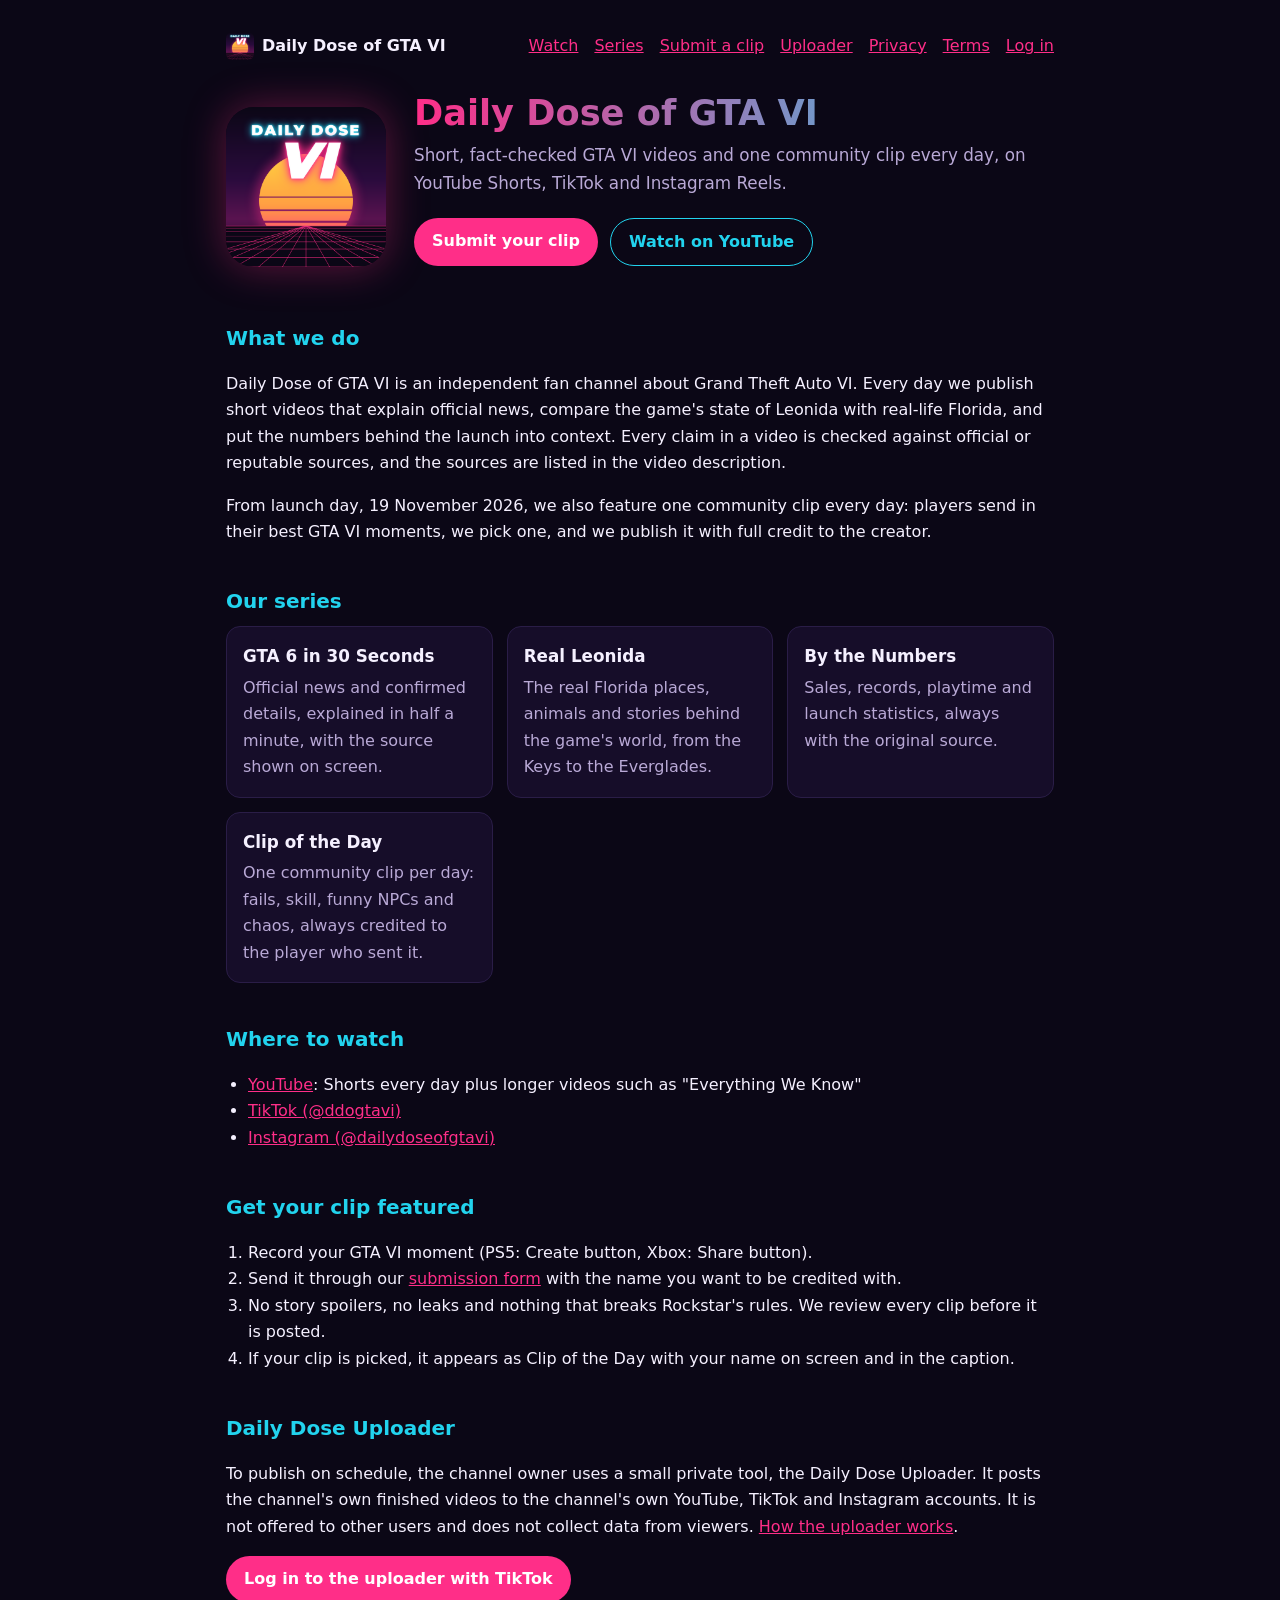
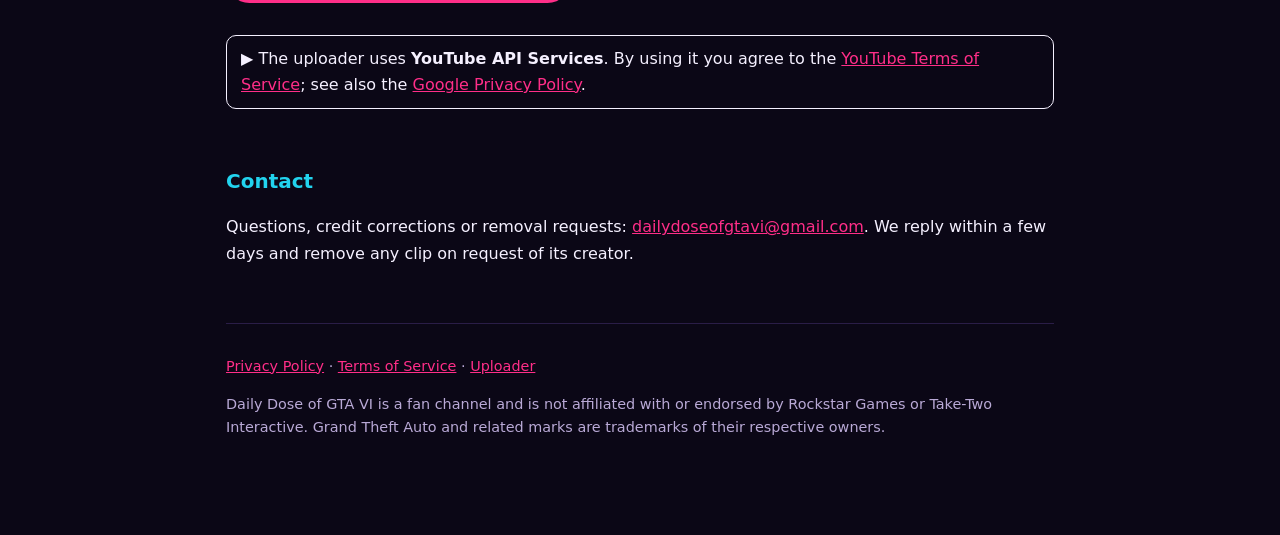
<file: index.html>
<!doctype html>
<html lang="en">
<head>
<meta charset="utf-8">
<meta name="viewport" content="width=device-width,initial-scale=1">
<title>Daily Dose of GTA VI</title>
<meta name="description" content="Daily Dose of GTA VI: short, fact-checked GTA VI videos and one community clip every day on YouTube Shorts, TikTok and Instagram Reels.">
<link rel="icon" href="favicon.ico" sizes="48x48">
<link rel="icon" type="image/png" sizes="32x32" href="img/icon-32.png">
<link rel="icon" type="image/png" sizes="192x192" href="img/icon-192.png">
<link rel="apple-touch-icon" href="img/icon-180.png">
<meta property="og:image" content="https://gabriel-ags.github.io/ddogtavi/img/icon-512.png">
<link rel="stylesheet" href="style.css?v=2">
</head>
<body>
<main>
<nav><a href="./" class="brand"><img src="img/icon-192.png" alt="" width="28" height="28">Daily Dose of GTA VI</a><a href="#watch">Watch</a><a href="#series">Series</a><a href="#submit">Submit a clip</a><a href="uploader.html">Uploader</a><a href="privacy.html">Privacy</a><a href="terms.html">Terms</a><a href="tiktok/">Log in</a></nav>

<header class="hero">
<img src="img/icon-512.png" alt="Daily Dose of GTA VI logo" width="160" height="160">
<div>
<h1>Daily Dose of GTA VI</h1>
<p class="meta">Short, fact-checked GTA VI videos and one community clip every day, on YouTube Shorts, TikTok and Instagram Reels.</p>
<p class="cta"><a class="btn" href="https://tally.so/r/RG7JVQ">Submit your clip</a><a class="btn ghost" href="https://www.youtube.com/channel/UCpqK5AfhZO176LmRldp3daw">Watch on YouTube</a></p>
</div>
</header>

<section id="about">
<h2>What we do</h2>
<p>Daily Dose of GTA VI is an independent fan channel about Grand Theft Auto VI. Every day we publish short videos that explain official news, compare the game's state of Leonida with real-life Florida, and put the numbers behind the launch into context. Every claim in a video is checked against official or reputable sources, and the sources are listed in the video description.</p>
<p>From launch day, 19 November 2026, we also feature one community clip every day: players send in their best GTA VI moments, we pick one, and we publish it with full credit to the creator.</p>
</section>

<section id="series">
<h2>Our series</h2>
<div class="grid">
<article><h3>GTA 6 in 30 Seconds</h3><p>Official news and confirmed details, explained in half a minute, with the source shown on screen.</p></article>
<article><h3>Real Leonida</h3><p>The real Florida places, animals and stories behind the game's world, from the Keys to the Everglades.</p></article>
<article><h3>By the Numbers</h3><p>Sales, records, playtime and launch statistics, always with the original source.</p></article>
<article><h3>Clip of the Day</h3><p>One community clip per day: fails, skill, funny NPCs and chaos, always credited to the player who sent it.</p></article>
</div>
</section>

<section id="watch">
<h2>Where to watch</h2>
<ul class="links">
<li><a href="https://www.youtube.com/channel/UCpqK5AfhZO176LmRldp3daw">YouTube</a>: Shorts every day plus longer videos such as "Everything We Know"</li>
<li><a href="https://www.tiktok.com/@ddogtavi">TikTok (@ddogtavi)</a></li>
<li><a href="https://www.instagram.com/dailydoseofgtavi/">Instagram (@dailydoseofgtavi)</a></li>
</ul>
</section>

<section id="submit">
<h2>Get your clip featured</h2>
<ol>
<li>Record your GTA VI moment (PS5: Create button, Xbox: Share button).</li>
<li>Send it through our <a href="https://tally.so/r/RG7JVQ">submission form</a> with the name you want to be credited with.</li>
<li>No story spoilers, no leaks and nothing that breaks Rockstar's rules. We review every clip before it is posted.</li>
<li>If your clip is picked, it appears as Clip of the Day with your name on screen and in the caption.</li>
</ol>
</section>

<section id="uploader">
<h2>Daily Dose Uploader</h2>
<p>To publish on schedule, the channel owner uses a small private tool, the Daily Dose Uploader. It posts the channel's own finished videos to the channel's own YouTube, TikTok and Instagram accounts. It is not offered to other users and does not collect data from viewers. <a href="uploader.html">How the uploader works</a>.</p>
<p class="cta"><a class="btn" href="tiktok/">Log in to the uploader with TikTok</a></p>
<p class="badge">▶ The uploader uses <b>YouTube API Services</b>. By using it you agree to the <a href="https://www.youtube.com/t/terms">YouTube Terms of Service</a>; see also the <a href="https://policies.google.com/privacy">Google Privacy Policy</a>.</p>
</section>

<section id="contact">
<h2>Contact</h2>
<p>Questions, credit corrections or removal requests: <a href="mailto:dailydoseofgtavi@gmail.com">dailydoseofgtavi@gmail.com</a>. We reply within a few days and remove any clip on request of its creator.</p>
</section>

<footer>
<p><a href="privacy.html">Privacy Policy</a> · <a href="terms.html">Terms of Service</a> · <a href="uploader.html">Uploader</a></p>
<p>Daily Dose of GTA VI is a fan channel and is not affiliated with or endorsed by Rockstar Games or Take-Two Interactive. Grand Theft Auto and related marks are trademarks of their respective owners.</p>
</footer>
</main>
</body>
</html>
</file>
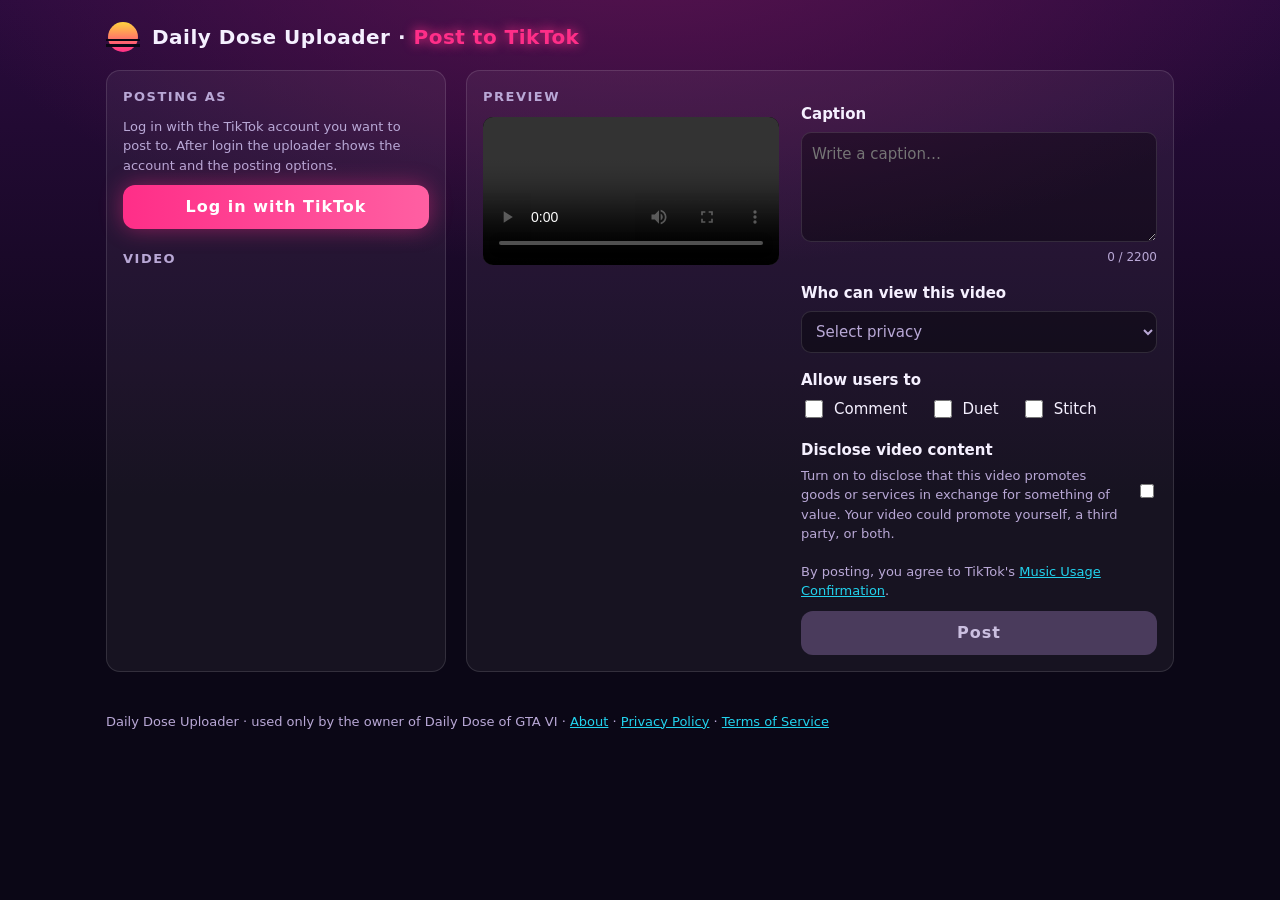
<file: tiktok/index.html>
<!doctype html>
<html lang="en">
<head>
<meta charset="utf-8">
<meta name="viewport" content="width=device-width, initial-scale=1">
<title>Daily Dose Uploader · Post to TikTok</title>
<link rel="icon" href="../favicon.ico" sizes="48x48"><link rel="icon" type="image/png" sizes="32x32" href="../img/icon-32.png"><link rel="apple-touch-icon" href="../img/icon-180.png">
<style>
  :root {
    --night: #0b0716; --purple: #2a0b3d; --dusk: #5a1350; --pink: #ff2e88; --cyan: #22d3ee; --sun: #ffd23f;
    --text: #f5f0ff; --muted: #b9a8d6; --line: rgba(255,255,255,.12); --card: rgba(255,255,255,.05);
  }
  * { box-sizing: border-box; }
  body { margin: 0; min-height: 100vh; color: var(--text); font: 15px/1.5 system-ui, "Segoe UI", Montserrat, sans-serif;
         background: radial-gradient(1200px 600px at 50% -10%, var(--dusk), transparent 60%), linear-gradient(180deg, var(--purple), var(--night) 55%); }
  header { padding: 20px 16px 8px; max-width: 1100px; margin: 0 auto; display: flex; align-items: center; gap: 12px; }
  header h1 { font-size: 20px; margin: 0; letter-spacing: .5px; }
  header h1 b { color: var(--pink); text-shadow: 0 0 12px var(--pink); }
  main { max-width: 1100px; margin: 0 auto; padding: 8px 16px 40px; display: grid; gap: 20px; grid-template-columns: 1fr; }
  @media (min-width: 860px) { main { grid-template-columns: 340px 1fr; } }
  .card { background: var(--card); border: 1px solid var(--line); border-radius: 14px; padding: 16px; }
  h2 { font-size: 13px; text-transform: uppercase; letter-spacing: 1.5px; color: var(--muted); margin: 0 0 10px; }
  .account { display: flex; align-items: center; gap: 12px; }
  .account img { width: 48px; height: 48px; border-radius: 50%; border: 2px solid var(--pink); object-fit: cover; background: var(--night); }
  .account .name { font-weight: 700; } .account .user { color: var(--muted); font-size: 13px; }
  video { width: 100%; max-height: 62vh; border-radius: 10px; background: #000; display: block; }
  .queue { display: grid; gap: 6px; margin-top: 12px; }
  .queue button { text-align: left; background: transparent; color: var(--text); border: 1px solid var(--line); border-radius: 10px; padding: 8px 10px; cursor: pointer; font: inherit; }
  .queue button[aria-pressed="true"] { border-color: var(--cyan); box-shadow: 0 0 0 1px var(--cyan) inset; }
  .queue small { color: var(--muted); display: block; }
  label.field { display: block; font-weight: 600; margin: 16px 0 6px; }
  textarea, select { width: 100%; background: rgba(0,0,0,.35); color: var(--text); border: 1px solid var(--line); border-radius: 10px; padding: 10px; font: inherit; }
  textarea { min-height: 110px; resize: vertical; }
  select:invalid { color: var(--muted); }
  .counter { text-align: right; color: var(--muted); font-size: 12px; }
  .row { display: flex; flex-wrap: wrap; gap: 10px 22px; }
  .check { display: flex; align-items: center; gap: 8px; cursor: pointer; }
  .check input { width: 18px; height: 18px; accent-color: var(--pink); }
  .check.disabled { opacity: .45; cursor: not-allowed; }
  .hint { color: var(--muted); font-size: 13px; margin: 4px 0 0; }
  .switch { display: flex; justify-content: space-between; align-items: center; gap: 12px; margin-top: 18px; }
  .switch input { width: 44px; height: 24px; accent-color: var(--pink); }
  .disclose { margin-top: 10px; padding: 12px; border-radius: 10px; border: 1px dashed var(--line); display: none; }
  .disclose.on { display: block; }
  .notice { margin-top: 10px; padding: 10px 12px; border-radius: 10px; background: rgba(34,211,238,.1); border: 1px solid rgba(34,211,238,.35); font-size: 13px; }
  .warn { background: rgba(255,46,136,.12); border-color: rgba(255,46,136,.45); }
  .declaration { color: var(--muted); font-size: 13px; margin: 18px 0 10px; }
  .declaration a { color: var(--cyan); }
  .post { width: 100%; padding: 14px; border: 0; border-radius: 12px; font-family: inherit; font-size: 16px; font-weight: 800; line-height: 1; letter-spacing: 1px; color: #fff; cursor: pointer;
          background: linear-gradient(90deg, var(--pink), #ff5fa2); box-shadow: 0 0 22px rgba(255,46,136,.45); }
  .post:disabled { background: #4a3b5c; box-shadow: none; cursor: not-allowed; color: #cbbfe0; }
  #status { margin-top: 12px; display: none; }
  #status.show { display: block; }
  .error { color: #ff9cc4; }
</style>
</head>
<body>
<header>
  <svg width="34" height="34" viewBox="0 0 34 34" aria-hidden="true"><defs><linearGradient id="s" x1="0" y1="0" x2="0" y2="1"><stop offset="0" stop-color="#ffd23f"/><stop offset="1" stop-color="#ff2e88"/></linearGradient></defs><circle cx="17" cy="17" r="15" fill="url(#s)"/><rect y="19" width="34" height="2" fill="#0b0716"/><rect y="24" width="34" height="3" fill="#0b0716"/></svg>
  <h1>Daily Dose Uploader · <b>Post to TikTok</b></h1>
</header>

<main>
  <section class="card" aria-labelledby="h-acc">
    <h2 id="h-acc">Posting as</h2>
    <div class="account" id="account"><span class="hint">Loading TikTok account…</span></div>
    <h2 style="margin-top:20px">Video</h2>
    <div class="queue" id="queue"></div>
  </section>

  <section class="card">
    <div class="row" style="align-items:flex-start">
      <div style="flex:1 1 260px; max-width:360px">
        <h2>Preview</h2>
        <video id="preview" controls playsinline preload="metadata"></video>
        <p class="hint" id="meta"></p>
      </div>
      <form id="form" style="flex:1 1 320px" novalidate>
        <label class="field" for="caption">Caption</label>
        <textarea id="caption" maxlength="2200" placeholder="Write a caption…"></textarea>
        <div class="counter"><span id="count">0</span> / 2200</div>

        <label class="field" for="privacy">Who can view this video</label>
        <select id="privacy" required>
          <option value="" disabled selected>Select privacy</option>
        </select>
        <p class="hint" id="privacyHint"></p>

        <label class="field">Allow users to</label>
        <div class="row">
          <label class="check" id="wComment"><input type="checkbox" id="allowComment"> Comment</label>
          <label class="check" id="wDuet"><input type="checkbox" id="allowDuet"> Duet</label>
          <label class="check" id="wStitch"><input type="checkbox" id="allowStitch"> Stitch</label>
        </div>
        <p class="hint" id="interHint"></p>

        <div class="switch">
          <div><b>Disclose video content</b><p class="hint">Turn on to disclose that this video promotes goods or services in exchange for something of value. Your video could promote yourself, a third party, or both.</p></div>
          <input type="checkbox" id="disclose" role="switch" aria-label="Disclose video content">
        </div>
        <div class="disclose" id="discloseBox">
          <label class="check"><input type="checkbox" id="yourBrand"> <span><b>Your brand</b><br><span class="hint">You are promoting yourself or your own business. This video will be classified as Brand Organic.</span></span></label>
          <label class="check" style="margin-top:10px" id="wBranded"><input type="checkbox" id="brandedContent"> <span><b>Branded content</b><br><span class="hint">You are promoting another brand or a third party. This video will be classified as Branded Content.</span></span></label>
          <div class="notice" id="labelNotice">You need to indicate if your content promotes yourself, a third party, or both.</div>
        </div>

        <p class="declaration" id="declaration"></p>
        <button class="post" id="postBtn" type="submit" disabled>Post</button>
        <div class="notice" id="status" role="status" aria-live="polite"></div>
      </form>
    </div>
  </section>
</main>
<footer style="max-width:1100px;margin:0 auto;padding:0 16px 32px;color:#b9a8d6;font-size:13px">Daily Dose Uploader · used only by the owner of Daily Dose of GTA VI · <a style="color:#22d3ee" href="../uploader.html">About</a> · <a style="color:#22d3ee" href="../privacy.html">Privacy Policy</a> · <a style="color:#22d3ee" href="../terms.html">Terms of Service</a></footer>

<script>window.DDOG_LOGIN = () => { const s = [...crypto.getRandomValues(new Uint8Array(16))].map((b) => b.toString(16).padStart(2, '0')).join(''); try { sessionStorage.setItem('ddog_state', s); } catch {} location.href = "https://www.tiktok.com/v2/auth/authorize/?client_key=sbawvpjc3c0dkcxjxp&scope=user.info.basic%2Cvideo.publish%2Cvideo.upload&response_type=code&redirect_uri=https%3A%2F%2Fgabriel-ags.github.io%2Fddogtavi%2Ftiktok%2Fcallback.html&state=__STATE__".replace('__STATE__', s); };</script>
<script>window.DDOG_API = 'http://127.0.0.1:8724';</script>
<script>
// API: '' = lokal (127.0.0.1:8724), auf der Website setzt window.DDOG_API den lokalen Helfer (20.11., TikTok-Prüfung)
const API = window.DDOG_API || '';
let SESSION = '__SESSION__';
const LABELS = {PUBLIC_TO_EVERYONE: 'Everyone', MUTUAL_FOLLOW_FRIENDS: 'Friends', FOLLOWER_OF_CREATOR: 'Followers', SELF_ONLY: 'Only me'};
const MUC = '<a href="https://www.tiktok.com/legal/page/global/music-usage-confirmation/en" target="_blank" rel="noopener">Music Usage Confirmation</a>';
const BCP = '<a href="https://www.tiktok.com/legal/page/global/bc-policy/en" target="_blank" rel="noopener">Branded Content Policy</a>';
const $ = (id) => document.getElementById(id);
let creator = null, queue = [], selected = null, busy = false, done = false;

function fmt(s) { return `${Math.floor(s / 60)}:${String(Math.round(s % 60)).padStart(2, '0')}`; }
function esc(s) { return String(s).replace(/[&<>"']/g, (c) => ({'&':'&amp;','<':'&lt;','>':'&gt;','"':'&quot;',"'":'&#39;'}[c])); }
function showStatus(html, cls = '') { const s = $('status'); s.className = `notice show ${cls}`; s.innerHTML = html; }

async function getJSON(url, opts) {
  const r = await fetch(API + url, opts);
  const body = await r.json().catch(() => ({}));
  if (!r.ok) throw new Error(body.error || `HTTP ${r.status}`);
  return body;
}

function render() {
  const durOk = !selected || !creator || selected.duration <= creator.maxDuration;
  const disclose = $('disclose').checked;
  const branded = disclose && $('brandedContent').checked;
  const yourBrand = disclose && $('yourBrand').checked;

  // Branded content can't be private (TikTok rule) – lock the conflicting choice both ways
  const selfOpt = [...$('privacy').options].find((o) => o.value === 'SELF_ONLY');
  if (selfOpt) {
    selfOpt.disabled = branded;
    selfOpt.title = branded ? 'Branded content visibility cannot be set to private.' : '';
    if (branded && $('privacy').value === 'SELF_ONLY') $('privacy').value = '';
  }
  const selfChosen = $('privacy').value === 'SELF_ONLY';
  $('brandedContent').disabled = selfChosen;
  $('wBranded').classList.toggle('disabled', selfChosen);
  $('wBranded').title = selfChosen ? 'Branded content visibility cannot be set to private.' : '';
  $('privacyHint').textContent = branded ? 'Branded content visibility cannot be set to private ("Only me").' : '';

  $('discloseBox').classList.toggle('on', disclose);
  $('labelNotice').classList.toggle('warn', disclose && !branded && !yourBrand);
  $('labelNotice').textContent = !disclose ? '' : branded ? "Your video will be labeled as 'Paid partnership'."
    : yourBrand ? "Your video will be labeled as 'Promotional content'."
    : 'You need to indicate if your content promotes yourself, a third party, or both.';

  $('declaration').innerHTML = branded ? `By posting, you agree to TikTok's ${BCP} and ${MUC}.` : `By posting, you agree to TikTok's ${MUC}.`;
  $('count').textContent = $('caption').value.length;

  const discloseOk = !disclose || branded || yourBrand;
  const ready = creator && selected && durOk && $('privacy').value && discloseOk && !busy && !done;
  $('postBtn').disabled = !ready;
  $('postBtn').textContent = busy ? 'Uploading…' : done ? 'Posted' : 'Post';
  $('postBtn').title = !selected ? 'Select a video' : !durOk ? 'Video is too long for this account' : !$('privacy').value ? 'Choose who can view this video'
    : !discloseOk ? 'Select "Your brand" and/or "Branded content"' : '';
  if (selected && creator && !durOk) showStatus(`This video is ${fmt(selected.duration)} long – this account can post videos up to ${fmt(creator.maxDuration)}.`, 'warn');
}

function select(item) {
  selected = item; done = false;
  document.querySelectorAll('.queue button').forEach((b) => b.setAttribute('aria-pressed', String(b.dataset.id === item.id)));
  if (API) fetch(`${API}/video/${encodeURIComponent(item.id)}`).then((r) => r.blob()).then((b) => { if (selected === item) $('preview').src = URL.createObjectURL(b); });
  else $('preview').src = `/video/${encodeURIComponent(item.id)}`;
  $('caption').value = item.caption || '';
  $('meta').textContent = `${fmt(item.duration)} · ${item.sizeMB.toFixed(1)} MB`;
  $('status').className = 'notice';
  render();
}

async function connect() {
  try { const r = await getJSON('/api/auth/start'); location.href = r.url; }
  catch (e) { showStatus(esc(e.message), 'warn'); }
}

async function init() {
  if (API) {
    try { SESSION = (await getJSON('/api/session')).session; }
    catch { $('account').innerHTML = "<div><p class=\"hint\" style=\"margin:0 0 10px\">Log in with the TikTok account you want to post to. After login the uploader shows the account and the posting options.</p><button type=\"button\" class=\"post\" onclick=\"DDOG_LOGIN()\">Log in with TikTok</button></div>"; render(); return; }
    if (new URLSearchParams(location.search).get('connected')) showStatus('✅ TikTok account connected.');
  }
  try {
    creator = await getJSON('/api/creator');
    $('account').innerHTML = `${creator.avatar ? `<img src="${esc(creator.avatar)}" alt="">` : ''}<div><div class="name">${esc(creator.nickname)}</div><div class="user">@${esc(creator.username)}</div></div>`;
    for (const v of creator.privacyOptions) $('privacy').insertAdjacentHTML('beforeend', `<option value="${esc(v)}">${esc(LABELS[v] || v)}</option>`);
    const lock = [['allowComment', 'wComment', creator.commentDisabled], ['allowDuet', 'wDuet', creator.duetDisabled], ['allowStitch', 'wStitch', creator.stitchDisabled]];
    const off = [];
    for (const [input, wrap, disabled] of lock) if (disabled) { $(input).disabled = true; $(wrap).classList.add('disabled'); off.push(input.replace('allow', '')); }
    $('interHint').textContent = off.length ? `${off.join(', ')} turned off in your TikTok privacy settings.` : '';
  } catch (e) {
    if (/Not connected/.test(e.message)) {
      $('account').innerHTML = '<div><p class="hint" style="margin:0 0 10px">Connect the TikTok account you want to post to.</p><button type="button" class="post" id="connectBtn">Continue with TikTok</button></div>';
      $('connectBtn').addEventListener('click', connect);
    } else $('account').innerHTML = `<span class="error">${esc(e.message)}</span>`;
  }
  try {
    queue = await getJSON('/api/queue');
    $('queue').innerHTML = queue.length ? queue.map((q) => `<button type="button" data-id="${esc(q.id)}" aria-pressed="false">${esc(q.label)}<small>${fmt(q.duration)} · ${q.sizeMB.toFixed(1)} MB</small></button>`).join('')
      : '<p class="hint">No videos ready. Green Clip-of-the-Day folders appear here automatically.</p>';
    document.querySelectorAll('.queue button').forEach((b) => b.addEventListener('click', () => !busy && select(queue.find((q) => q.id === b.dataset.id))));
    if (queue.length) select(queue[0]);
  } catch (e) {
    $('queue').innerHTML = `<p class="error">${esc(e.message)}</p>`;
  }
  render();
}

async function poll(publishId) {
  for (let i = 0; i < 60; i++) {
    await new Promise((r) => setTimeout(r, 3000));
    try {
      const s = await getJSON(`/api/status?publish_id=${encodeURIComponent(publishId)}`);
      if (s.status === 'PUBLISH_COMPLETE') return showStatus('✅ Posted to TikTok. It may take a few minutes for your video to be processed and visible on your profile.');
      if (s.status === 'FAILED') return showStatus(`TikTok could not publish this video: ${esc(s.failReason || 'unknown reason')}`, 'warn');
      showStatus('Your video was uploaded and is being processed by TikTok. This can take a few minutes – you can keep this page open.');
    } catch { /* transient – keep polling */ }
  }
  showStatus('Still processing. Your video will appear on your TikTok profile once TikTok has finished processing it.');
}

$('form').addEventListener('submit', async (ev) => {
  ev.preventDefault();
  if ($('postBtn').disabled) return;
  busy = true; render();
  showStatus('Uploading your video to TikTok…');
  try {
    const r = await getJSON('/api/post', {method: 'POST', headers: {'content-type': 'application/json', 'x-session': SESSION}, body: JSON.stringify({
      id: selected.id, caption: $('caption').value, privacy: $('privacy').value,
      allowComment: $('allowComment').checked, allowDuet: $('allowDuet').checked, allowStitch: $('allowStitch').checked,
      disclose: $('disclose').checked, yourBrand: $('yourBrand').checked, brandedContent: $('brandedContent').checked,
    })});
    busy = false; done = true; render();
    poll(r.publishId);
  } catch (e) {
    busy = false; render();
    showStatus(esc(e.message), 'warn');
  }
});
['caption', 'privacy', 'disclose', 'yourBrand', 'brandedContent'].forEach((id) => $(id).addEventListener(id === 'caption' ? 'input' : 'change', render));
init();
</script>
</body>
</html>
</file>
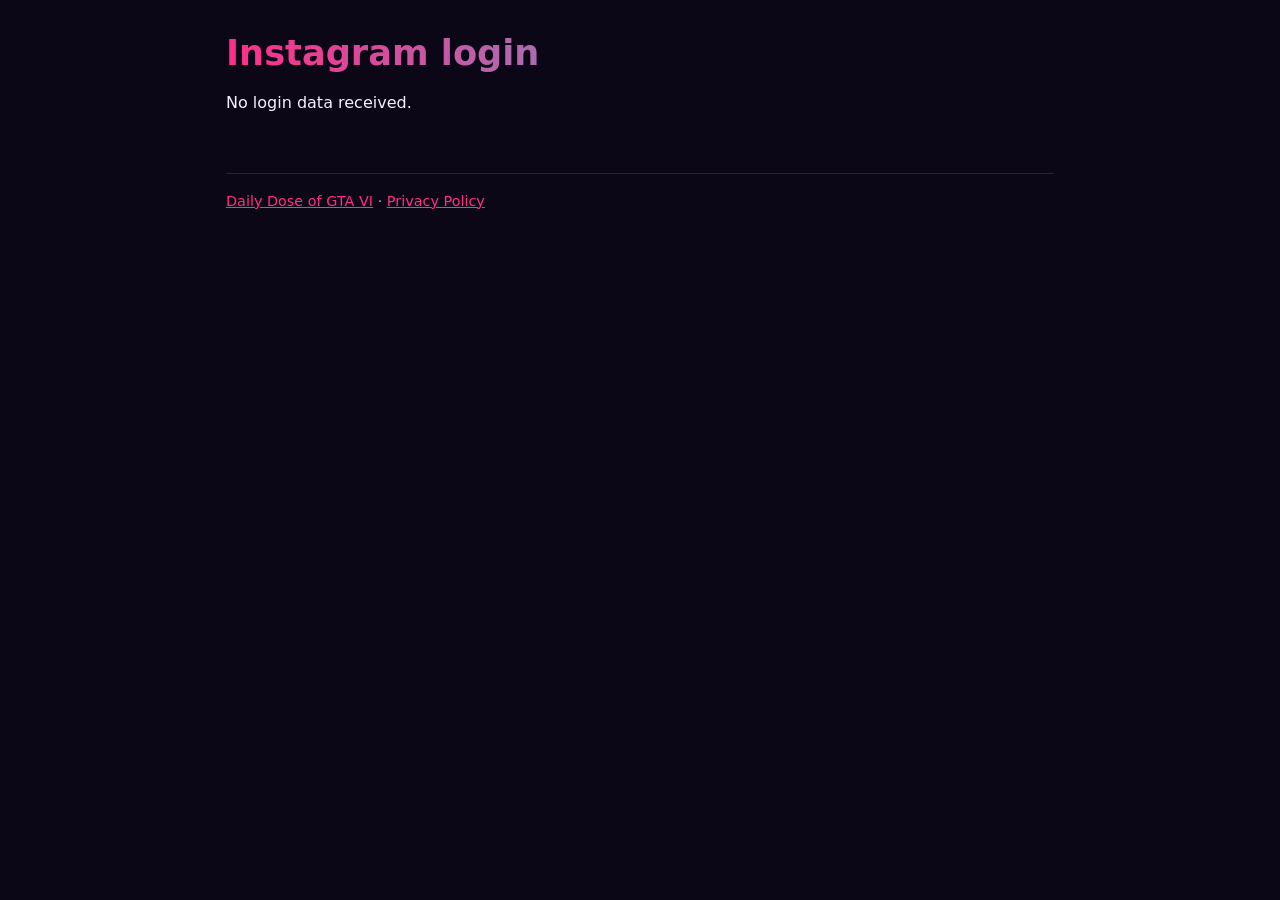
<file: ig-callback.html>
<!doctype html><html lang="en"><head><meta charset="utf-8"><meta name="viewport" content="width=device-width,initial-scale=1"><title>Daily Dose Uploader – Instagram login</title><link rel="icon" href="favicon.ico" sizes="48x48"><link rel="icon" type="image/png" sizes="32x32" href="img/icon-32.png"><link rel="icon" type="image/png" sizes="192x192" href="img/icon-192.png"><link rel="apple-touch-icon" href="img/icon-180.png"><link rel="stylesheet" href="style.css?v=2"></head><body><main>
<h1>Instagram login</h1><p id="m">Returning to the Daily Dose Uploader on this computer…</p>
<script>
// Forwards the OAuth result to the uploader's local listener. The code is useless without the app secret, which never leaves the owner's PC.
var q = location.search;
if (q) { location.replace('http://127.0.0.1:8725/callback' + q); }
else { document.getElementById('m').textContent = 'No login data received.'; }
</script>
<footer><a href="./">Daily Dose of GTA VI</a> · <a href="privacy.html">Privacy Policy</a></footer></main></body></html>
</file>
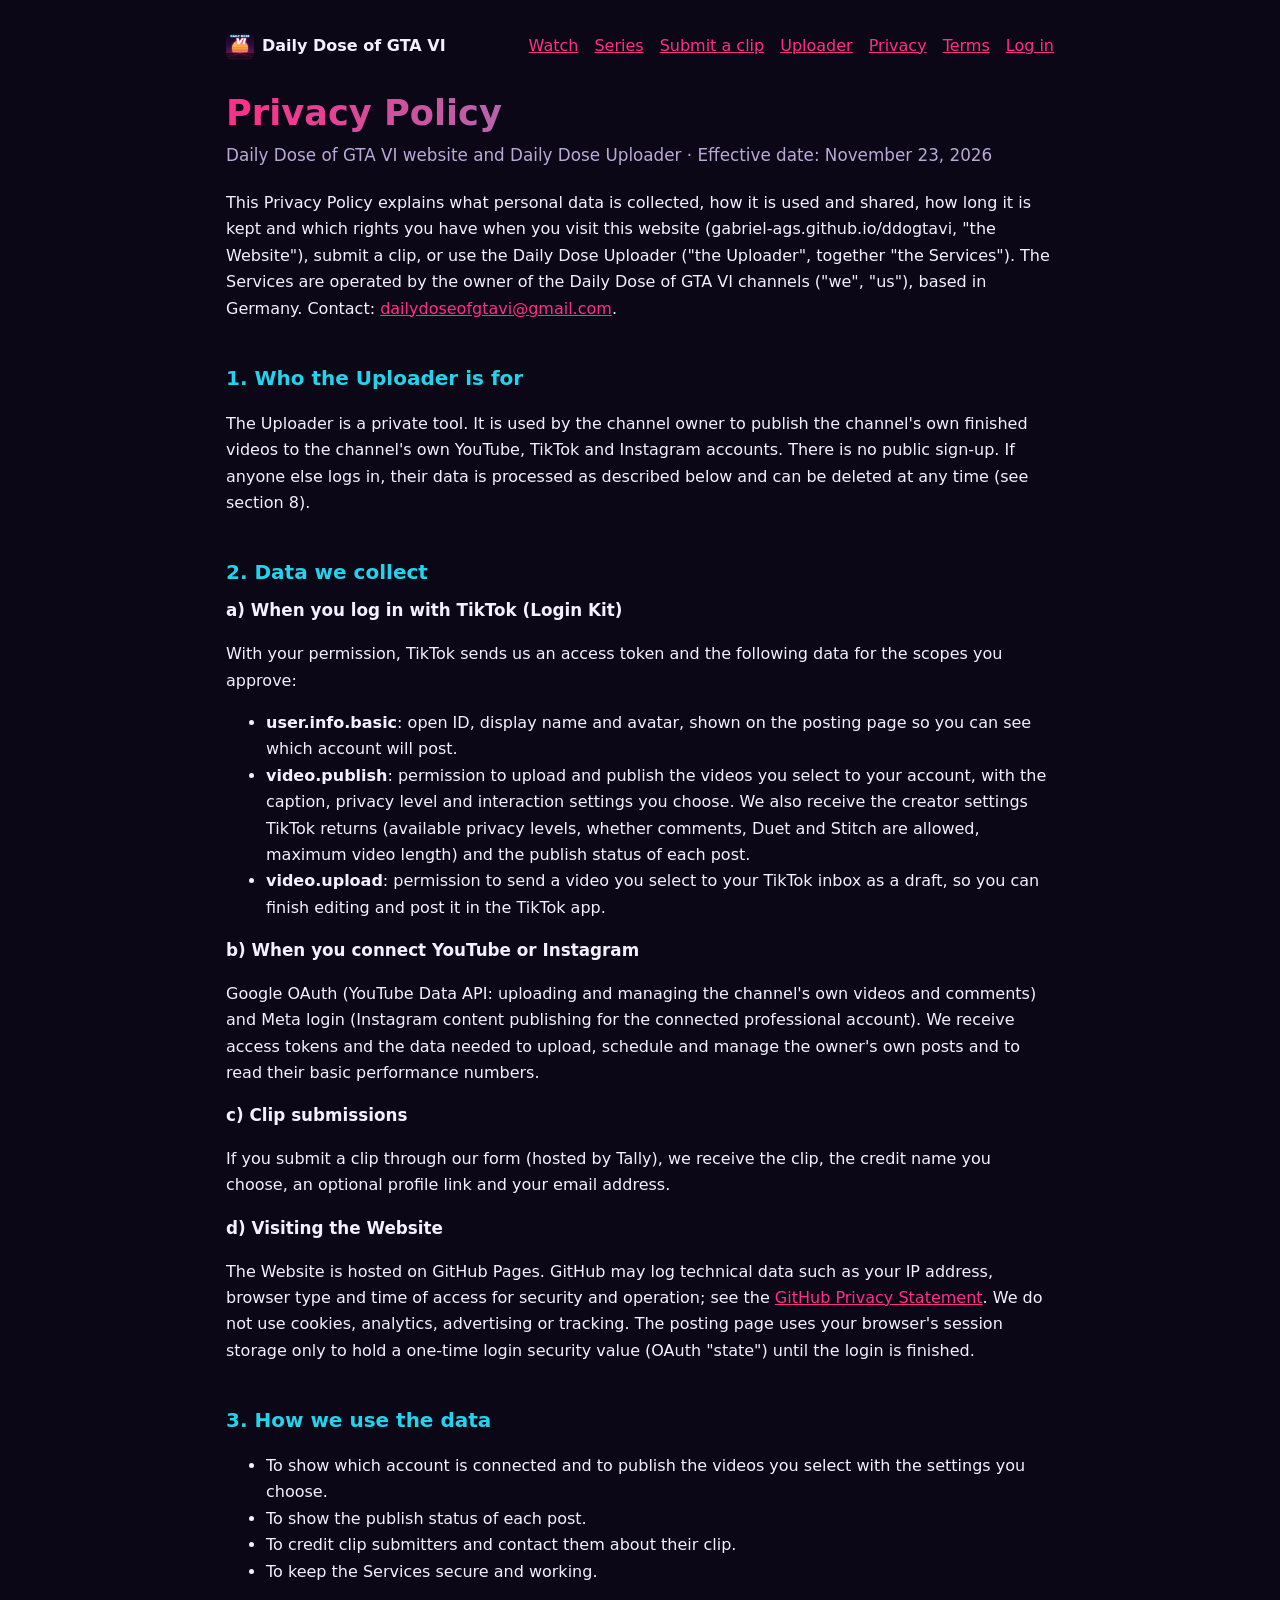
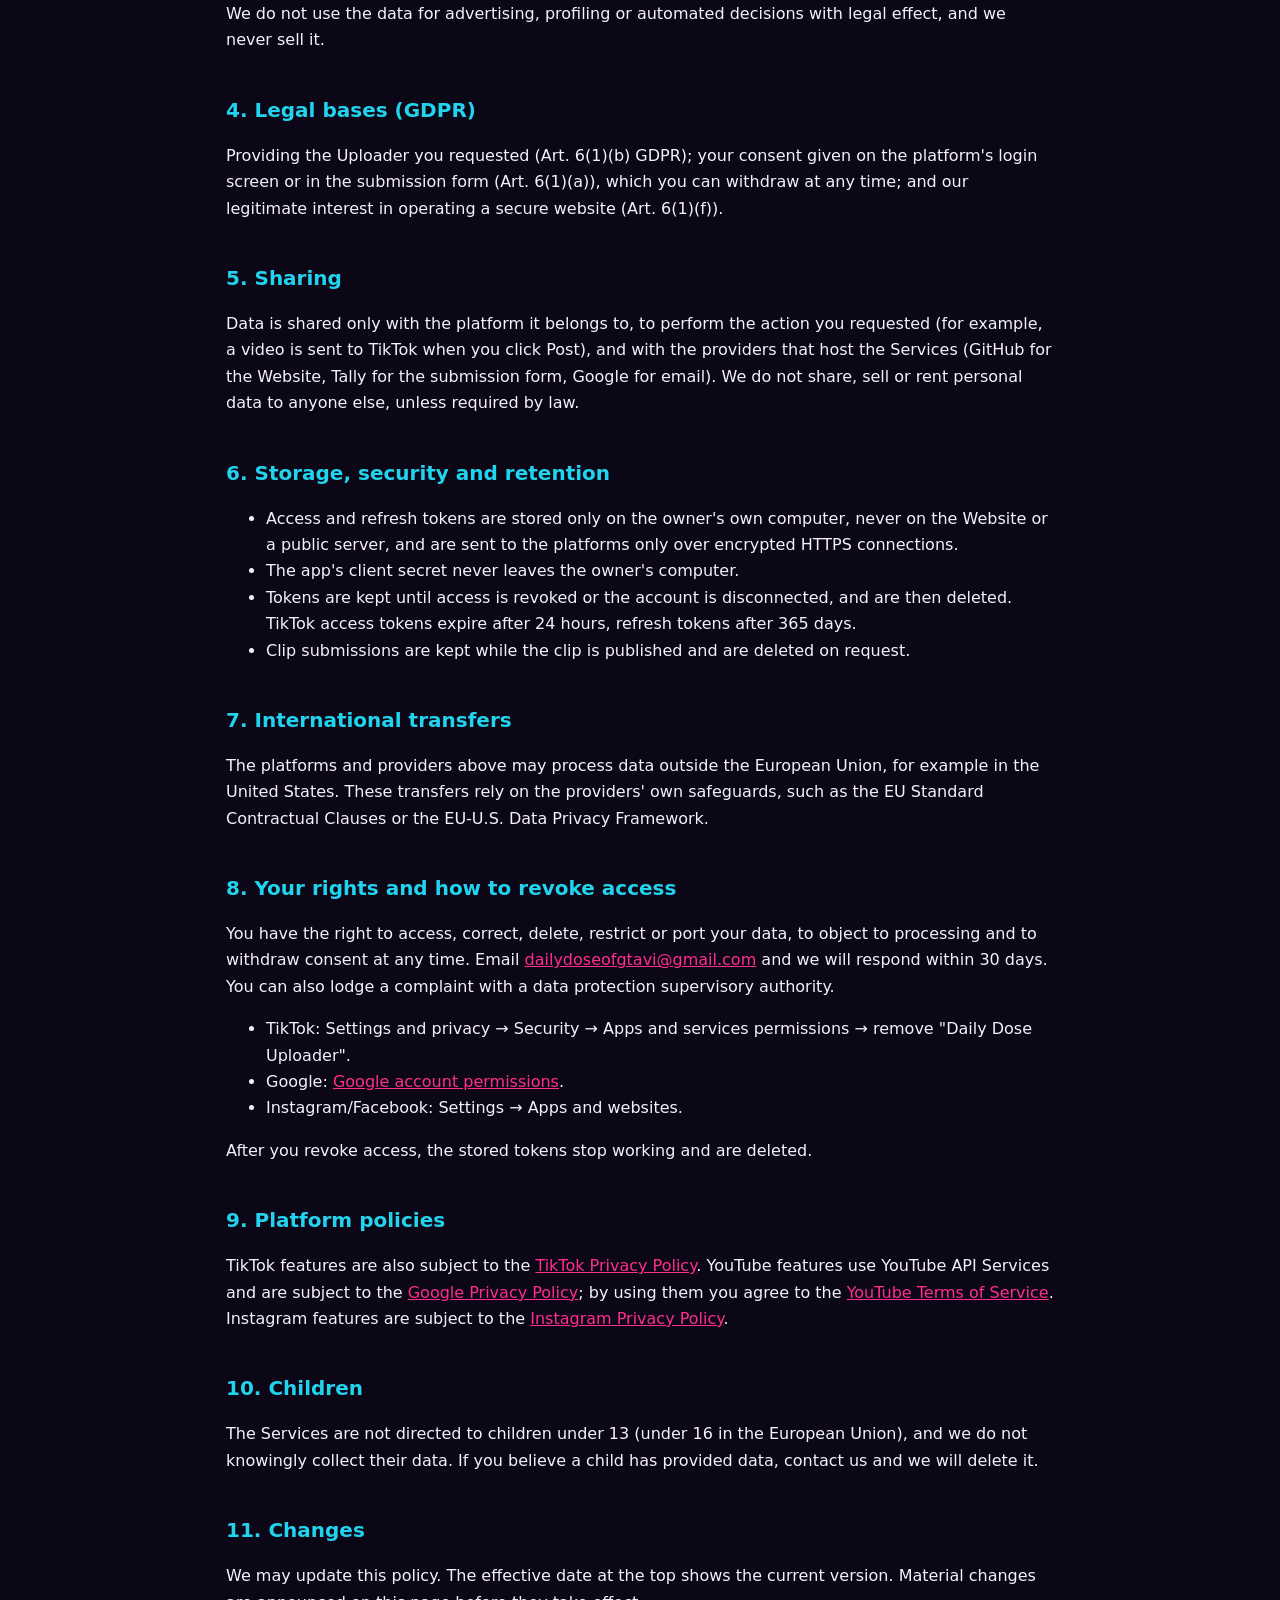
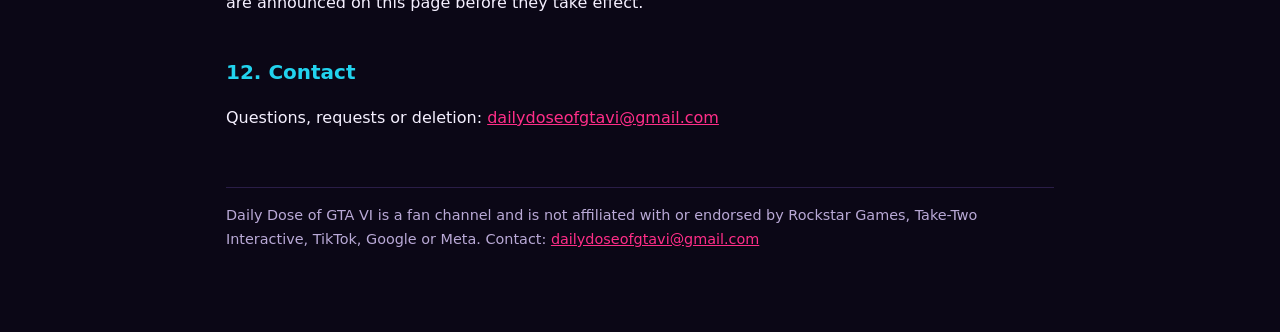
<file: privacy.html>
<!doctype html><html lang="en"><head><meta charset="utf-8"><meta name="viewport" content="width=device-width,initial-scale=1"><title>Privacy Policy – Daily Dose of GTA VI</title><link rel="icon" href="favicon.ico" sizes="48x48"><link rel="icon" type="image/png" sizes="32x32" href="img/icon-32.png"><link rel="icon" type="image/png" sizes="192x192" href="img/icon-192.png"><link rel="apple-touch-icon" href="img/icon-180.png"><link rel="stylesheet" href="style.css?v=2"></head><body><main><nav><a href="./" class="brand"><img src="img/icon-192.png" alt="" width="28" height="28">Daily Dose of GTA VI</a><a href="./#watch">Watch</a><a href="./#series">Series</a><a href="./#submit">Submit a clip</a><a href="uploader.html">Uploader</a><a href="privacy.html">Privacy</a><a href="terms.html">Terms</a><a href="tiktok/">Log in</a></nav>
<h1>Privacy Policy</h1>
<p class="meta">Daily Dose of GTA VI website and Daily Dose Uploader · Effective date: November 23, 2026</p>
<p>This Privacy Policy explains what personal data is collected, how it is used and shared, how long it is kept and which rights you have when you visit this website (gabriel-ags.github.io/ddogtavi, "the Website"), submit a clip, or use the Daily Dose Uploader ("the Uploader", together "the Services"). The Services are operated by the owner of the Daily Dose of GTA VI channels ("we", "us"), based in Germany. Contact: <a href="mailto:dailydoseofgtavi@gmail.com">dailydoseofgtavi@gmail.com</a>.</p>

<h2>1. Who the Uploader is for</h2>
<p>The Uploader is a private tool. It is used by the channel owner to publish the channel's own finished videos to the channel's own YouTube, TikTok and Instagram accounts. There is no public sign-up. If anyone else logs in, their data is processed as described below and can be deleted at any time (see section 8).</p>

<h2>2. Data we collect</h2>
<h3>a) When you log in with TikTok (Login Kit)</h3>
<p>With your permission, TikTok sends us an access token and the following data for the scopes you approve:</p>
<ul>
<li><b>user.info.basic</b>: open ID, display name and avatar, shown on the posting page so you can see which account will post.</li>
<li><b>video.publish</b>: permission to upload and publish the videos you select to your account, with the caption, privacy level and interaction settings you choose. We also receive the creator settings TikTok returns (available privacy levels, whether comments, Duet and Stitch are allowed, maximum video length) and the publish status of each post.</li>
<li><b>video.upload</b>: permission to send a video you select to your TikTok inbox as a draft, so you can finish editing and post it in the TikTok app.</li>
</ul>
<h3>b) When you connect YouTube or Instagram</h3>
<p>Google OAuth (YouTube Data API: uploading and managing the channel's own videos and comments) and Meta login (Instagram content publishing for the connected professional account). We receive access tokens and the data needed to upload, schedule and manage the owner's own posts and to read their basic performance numbers.</p>
<h3>c) Clip submissions</h3>
<p>If you submit a clip through our form (hosted by Tally), we receive the clip, the credit name you choose, an optional profile link and your email address.</p>
<h3>d) Visiting the Website</h3>
<p>The Website is hosted on GitHub Pages. GitHub may log technical data such as your IP address, browser type and time of access for security and operation; see the <a href="https://docs.github.com/en/site-policy/privacy-policies/github-general-privacy-statement">GitHub Privacy Statement</a>. We do not use cookies, analytics, advertising or tracking. The posting page uses your browser's session storage only to hold a one-time login security value (OAuth "state") until the login is finished.</p>

<h2>3. How we use the data</h2>
<ul>
<li>To show which account is connected and to publish the videos you select with the settings you choose.</li>
<li>To show the publish status of each post.</li>
<li>To credit clip submitters and contact them about their clip.</li>
<li>To keep the Services secure and working.</li>
</ul>
<p>We do not use the data for advertising, profiling or automated decisions with legal effect, and we never sell it.</p>

<h2>4. Legal bases (GDPR)</h2>
<p>Providing the Uploader you requested (Art. 6(1)(b) GDPR); your consent given on the platform's login screen or in the submission form (Art. 6(1)(a)), which you can withdraw at any time; and our legitimate interest in operating a secure website (Art. 6(1)(f)).</p>

<h2>5. Sharing</h2>
<p>Data is shared only with the platform it belongs to, to perform the action you requested (for example, a video is sent to TikTok when you click Post), and with the providers that host the Services (GitHub for the Website, Tally for the submission form, Google for email). We do not share, sell or rent personal data to anyone else, unless required by law.</p>

<h2>6. Storage, security and retention</h2>
<ul>
<li>Access and refresh tokens are stored only on the owner's own computer, never on the Website or a public server, and are sent to the platforms only over encrypted HTTPS connections.</li>
<li>The app's client secret never leaves the owner's computer.</li>
<li>Tokens are kept until access is revoked or the account is disconnected, and are then deleted. TikTok access tokens expire after 24 hours, refresh tokens after 365 days.</li>

<li>Clip submissions are kept while the clip is published and are deleted on request.</li>
</ul>

<h2>7. International transfers</h2>
<p>The platforms and providers above may process data outside the European Union, for example in the United States. These transfers rely on the providers' own safeguards, such as the EU Standard Contractual Clauses or the EU-U.S. Data Privacy Framework.</p>

<h2>8. Your rights and how to revoke access</h2>
<p>You have the right to access, correct, delete, restrict or port your data, to object to processing and to withdraw consent at any time. Email <a href="mailto:dailydoseofgtavi@gmail.com">dailydoseofgtavi@gmail.com</a> and we will respond within 30 days. You can also lodge a complaint with a data protection supervisory authority.</p>
<ul>
<li>TikTok: Settings and privacy → Security → Apps and services permissions → remove "Daily Dose Uploader".</li>
<li>Google: <a href="https://myaccount.google.com/permissions">Google account permissions</a>.</li>
<li>Instagram/Facebook: Settings → Apps and websites.</li>
</ul>
<p>After you revoke access, the stored tokens stop working and are deleted.</p>

<h2>9. Platform policies</h2>
<p>TikTok features are also subject to the <a href="https://www.tiktok.com/legal/privacy-policy">TikTok Privacy Policy</a>. YouTube features use YouTube API Services and are subject to the <a href="https://policies.google.com/privacy">Google Privacy Policy</a>; by using them you agree to the <a href="https://www.youtube.com/t/terms">YouTube Terms of Service</a>. Instagram features are subject to the <a href="https://privacycenter.instagram.com/policy">Instagram Privacy Policy</a>.</p>

<h2>10. Children</h2>
<p>The Services are not directed to children under 13 (under 16 in the European Union), and we do not knowingly collect their data. If you believe a child has provided data, contact us and we will delete it.</p>

<h2>11. Changes</h2>
<p>We may update this policy. The effective date at the top shows the current version. Material changes are announced on this page before they take effect.</p>

<h2>12. Contact</h2>
<p>Questions, requests or deletion: <a href="mailto:dailydoseofgtavi@gmail.com">dailydoseofgtavi@gmail.com</a></p>
<footer>Daily Dose of GTA VI is a fan channel and is not affiliated with or endorsed by Rockstar Games, Take-Two Interactive, TikTok, Google or Meta. Contact: <a href="mailto:dailydoseofgtavi@gmail.com">dailydoseofgtavi@gmail.com</a></footer></main></body></html>
</file>
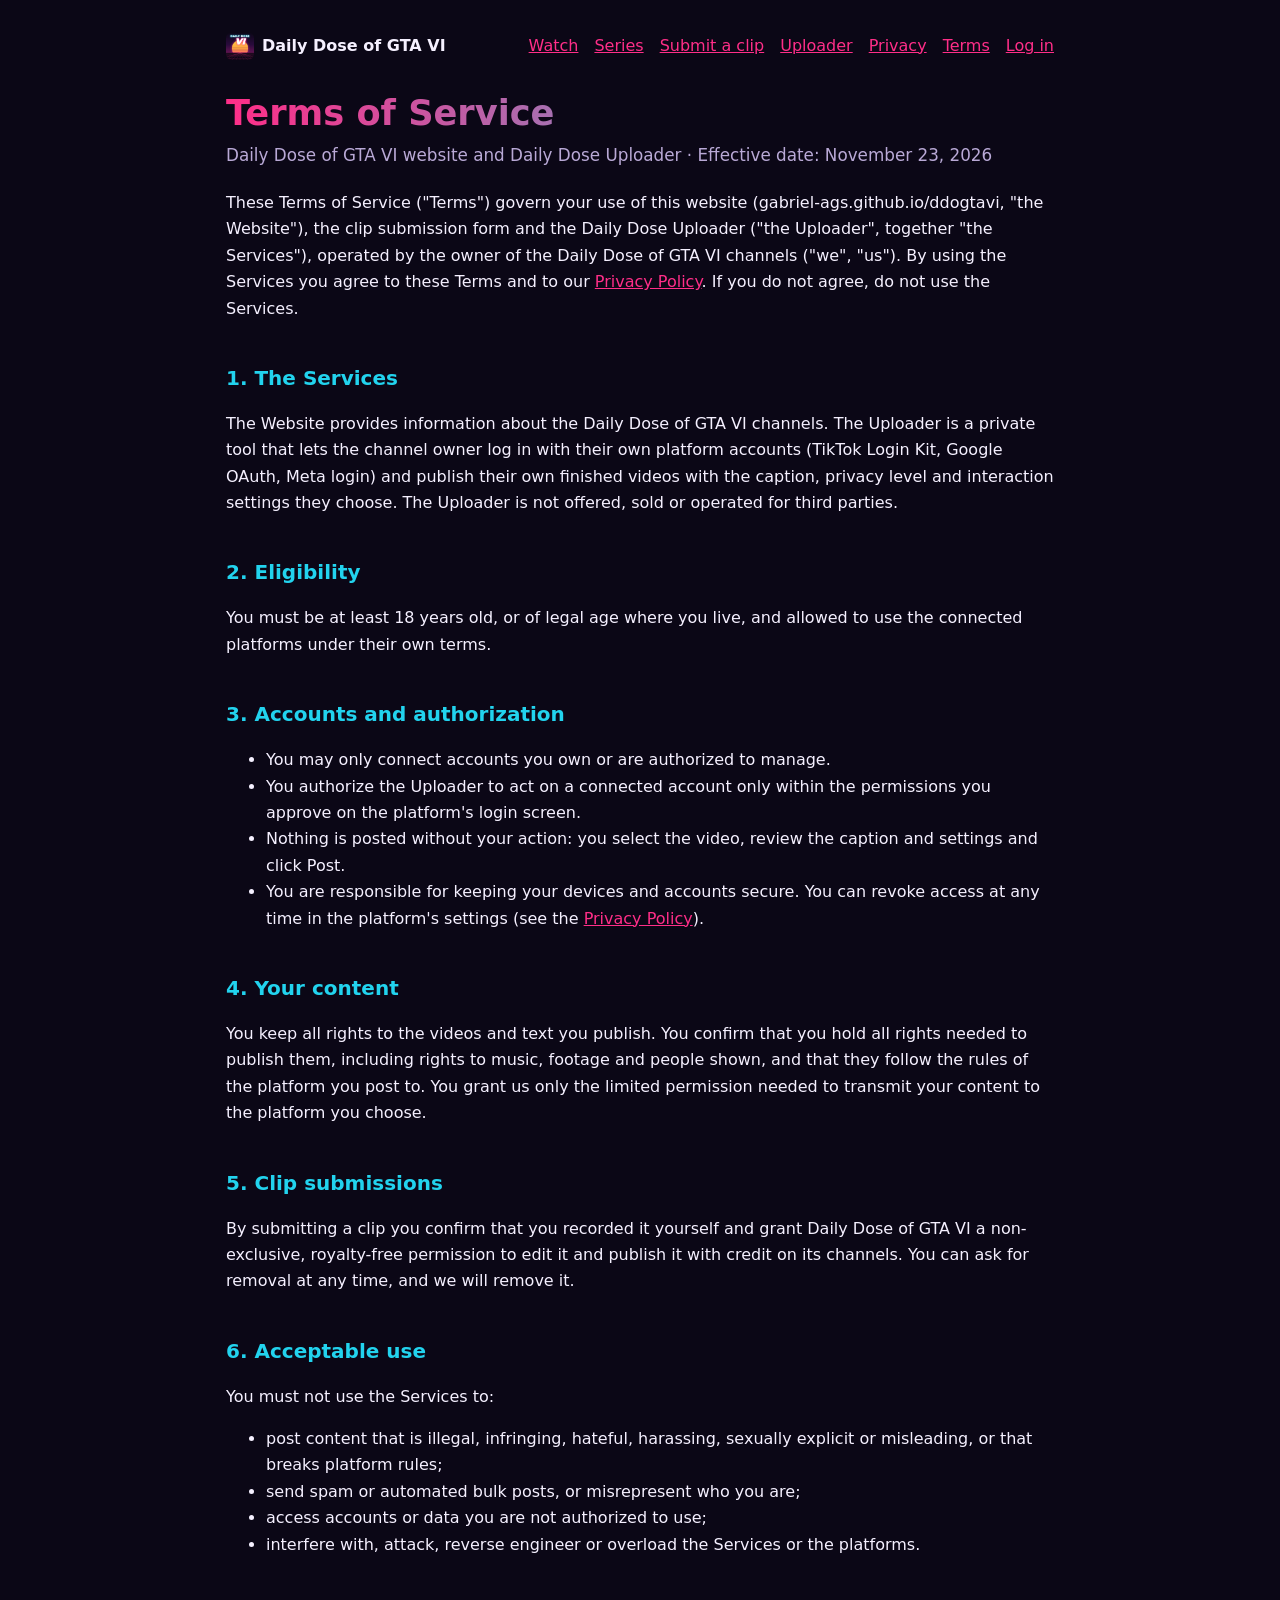
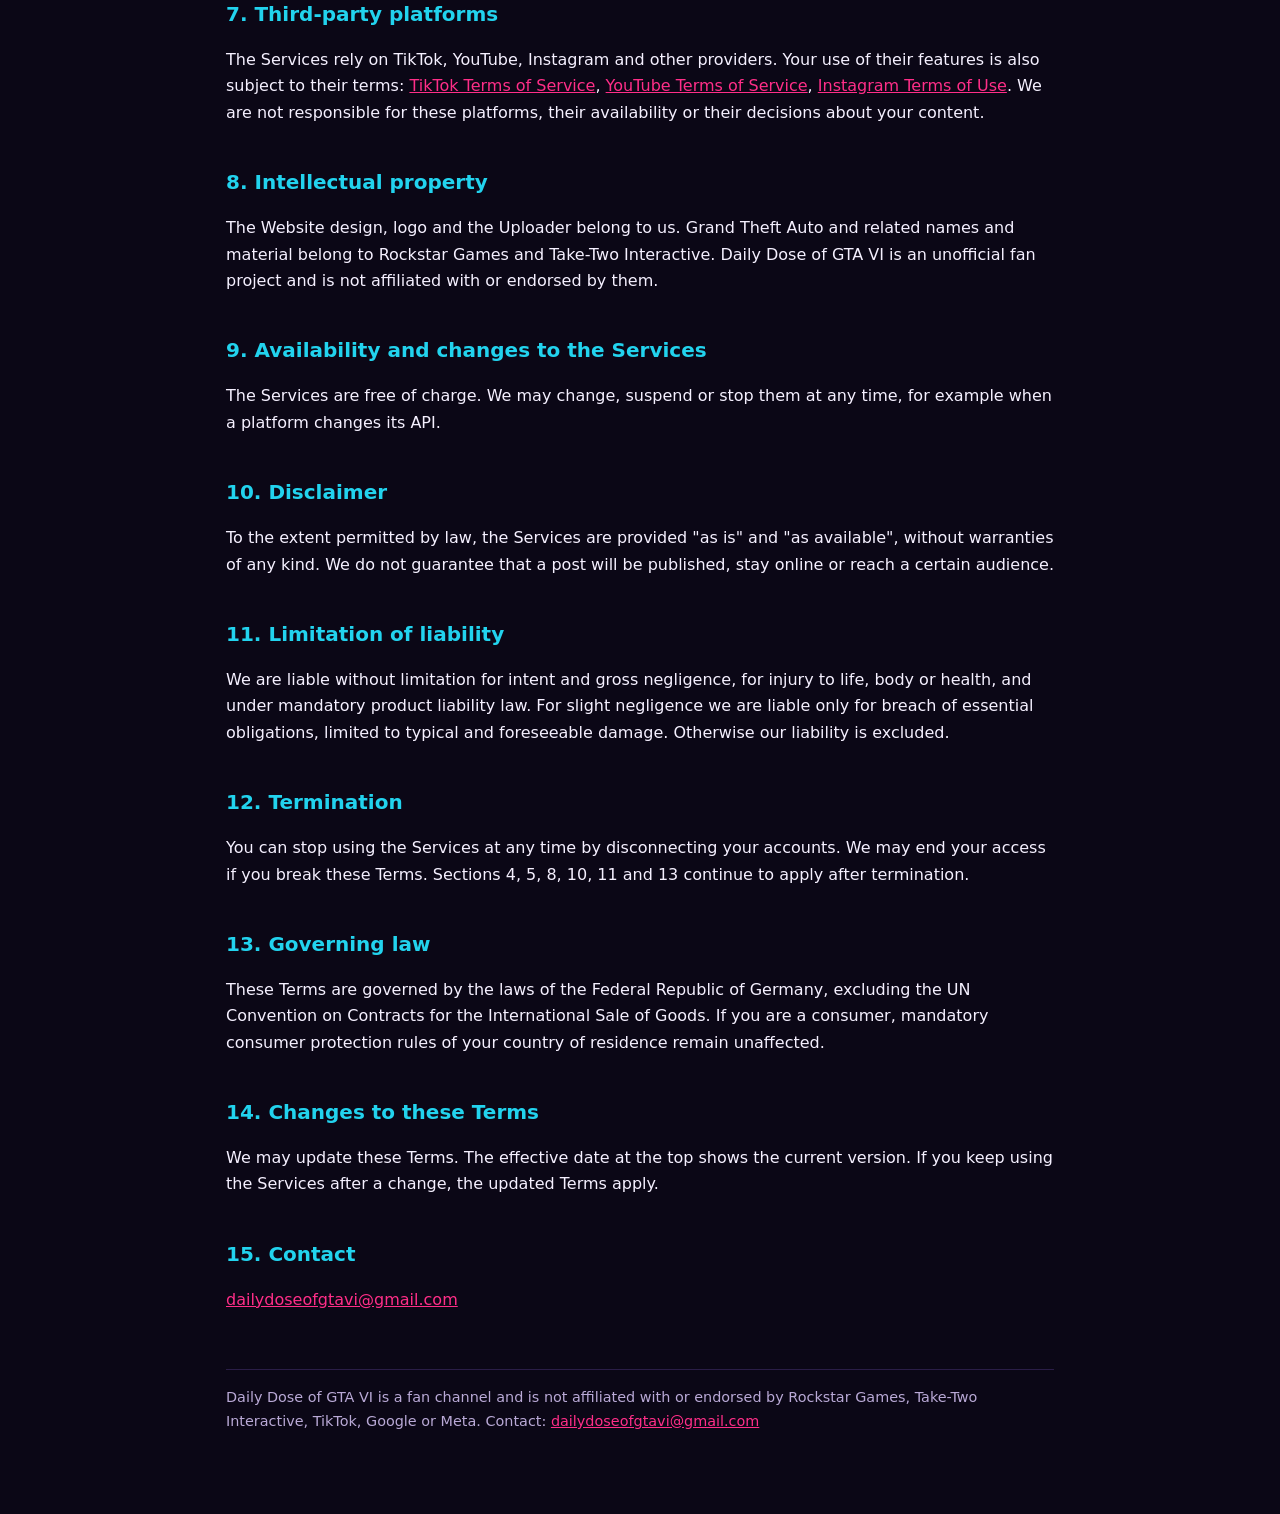
<file: terms.html>
<!doctype html><html lang="en"><head><meta charset="utf-8"><meta name="viewport" content="width=device-width,initial-scale=1"><title>Terms of Service – Daily Dose of GTA VI</title><link rel="icon" href="favicon.ico" sizes="48x48"><link rel="icon" type="image/png" sizes="32x32" href="img/icon-32.png"><link rel="icon" type="image/png" sizes="192x192" href="img/icon-192.png"><link rel="apple-touch-icon" href="img/icon-180.png"><link rel="stylesheet" href="style.css?v=2"></head><body><main><nav><a href="./" class="brand"><img src="img/icon-192.png" alt="" width="28" height="28">Daily Dose of GTA VI</a><a href="./#watch">Watch</a><a href="./#series">Series</a><a href="./#submit">Submit a clip</a><a href="uploader.html">Uploader</a><a href="privacy.html">Privacy</a><a href="terms.html">Terms</a><a href="tiktok/">Log in</a></nav>
<h1>Terms of Service</h1>
<p class="meta">Daily Dose of GTA VI website and Daily Dose Uploader · Effective date: November 23, 2026</p>
<p>These Terms of Service ("Terms") govern your use of this website (gabriel-ags.github.io/ddogtavi, "the Website"), the clip submission form and the Daily Dose Uploader ("the Uploader", together "the Services"), operated by the owner of the Daily Dose of GTA VI channels ("we", "us"). By using the Services you agree to these Terms and to our <a href="privacy.html">Privacy Policy</a>. If you do not agree, do not use the Services.</p>

<h2>1. The Services</h2>
<p>The Website provides information about the Daily Dose of GTA VI channels. The Uploader is a private tool that lets the channel owner log in with their own platform accounts (TikTok Login Kit, Google OAuth, Meta login) and publish their own finished videos with the caption, privacy level and interaction settings they choose. The Uploader is not offered, sold or operated for third parties.</p>

<h2>2. Eligibility</h2>
<p>You must be at least 18 years old, or of legal age where you live, and allowed to use the connected platforms under their own terms.</p>

<h2>3. Accounts and authorization</h2>
<ul>
<li>You may only connect accounts you own or are authorized to manage.</li>
<li>You authorize the Uploader to act on a connected account only within the permissions you approve on the platform's login screen.</li>
<li>Nothing is posted without your action: you select the video, review the caption and settings and click Post.</li>
<li>You are responsible for keeping your devices and accounts secure. You can revoke access at any time in the platform's settings (see the <a href="privacy.html">Privacy Policy</a>).</li>
</ul>

<h2>4. Your content</h2>
<p>You keep all rights to the videos and text you publish. You confirm that you hold all rights needed to publish them, including rights to music, footage and people shown, and that they follow the rules of the platform you post to. You grant us only the limited permission needed to transmit your content to the platform you choose.</p>

<h2>5. Clip submissions</h2>
<p>By submitting a clip you confirm that you recorded it yourself and grant Daily Dose of GTA VI a non-exclusive, royalty-free permission to edit it and publish it with credit on its channels. You can ask for removal at any time, and we will remove it.</p>

<h2>6. Acceptable use</h2>
<p>You must not use the Services to:</p>
<ul>
<li>post content that is illegal, infringing, hateful, harassing, sexually explicit or misleading, or that breaks platform rules;</li>
<li>send spam or automated bulk posts, or misrepresent who you are;</li>
<li>access accounts or data you are not authorized to use;</li>
<li>interfere with, attack, reverse engineer or overload the Services or the platforms.</li>
</ul>

<h2>7. Third-party platforms</h2>
<p>The Services rely on TikTok, YouTube, Instagram and other providers. Your use of their features is also subject to their terms: <a href="https://www.tiktok.com/legal/terms-of-service">TikTok Terms of Service</a>, <a href="https://www.youtube.com/t/terms">YouTube Terms of Service</a>, <a href="https://help.instagram.com/581066165581870">Instagram Terms of Use</a>. We are not responsible for these platforms, their availability or their decisions about your content.</p>

<h2>8. Intellectual property</h2>
<p>The Website design, logo and the Uploader belong to us. Grand Theft Auto and related names and material belong to Rockstar Games and Take-Two Interactive. Daily Dose of GTA VI is an unofficial fan project and is not affiliated with or endorsed by them.</p>

<h2>9. Availability and changes to the Services</h2>
<p>The Services are free of charge. We may change, suspend or stop them at any time, for example when a platform changes its API.</p>

<h2>10. Disclaimer</h2>
<p>To the extent permitted by law, the Services are provided "as is" and "as available", without warranties of any kind. We do not guarantee that a post will be published, stay online or reach a certain audience.</p>

<h2>11. Limitation of liability</h2>
<p>We are liable without limitation for intent and gross negligence, for injury to life, body or health, and under mandatory product liability law. For slight negligence we are liable only for breach of essential obligations, limited to typical and foreseeable damage. Otherwise our liability is excluded.</p>

<h2>12. Termination</h2>
<p>You can stop using the Services at any time by disconnecting your accounts. We may end your access if you break these Terms. Sections 4, 5, 8, 10, 11 and 13 continue to apply after termination.</p>

<h2>13. Governing law</h2>
<p>These Terms are governed by the laws of the Federal Republic of Germany, excluding the UN Convention on Contracts for the International Sale of Goods. If you are a consumer, mandatory consumer protection rules of your country of residence remain unaffected.</p>

<h2>14. Changes to these Terms</h2>
<p>We may update these Terms. The effective date at the top shows the current version. If you keep using the Services after a change, the updated Terms apply.</p>

<h2>15. Contact</h2>
<p><a href="mailto:dailydoseofgtavi@gmail.com">dailydoseofgtavi@gmail.com</a></p>
<footer>Daily Dose of GTA VI is a fan channel and is not affiliated with or endorsed by Rockstar Games, Take-Two Interactive, TikTok, Google or Meta. Contact: <a href="mailto:dailydoseofgtavi@gmail.com">dailydoseofgtavi@gmail.com</a></footer></main></body></html>
</file>
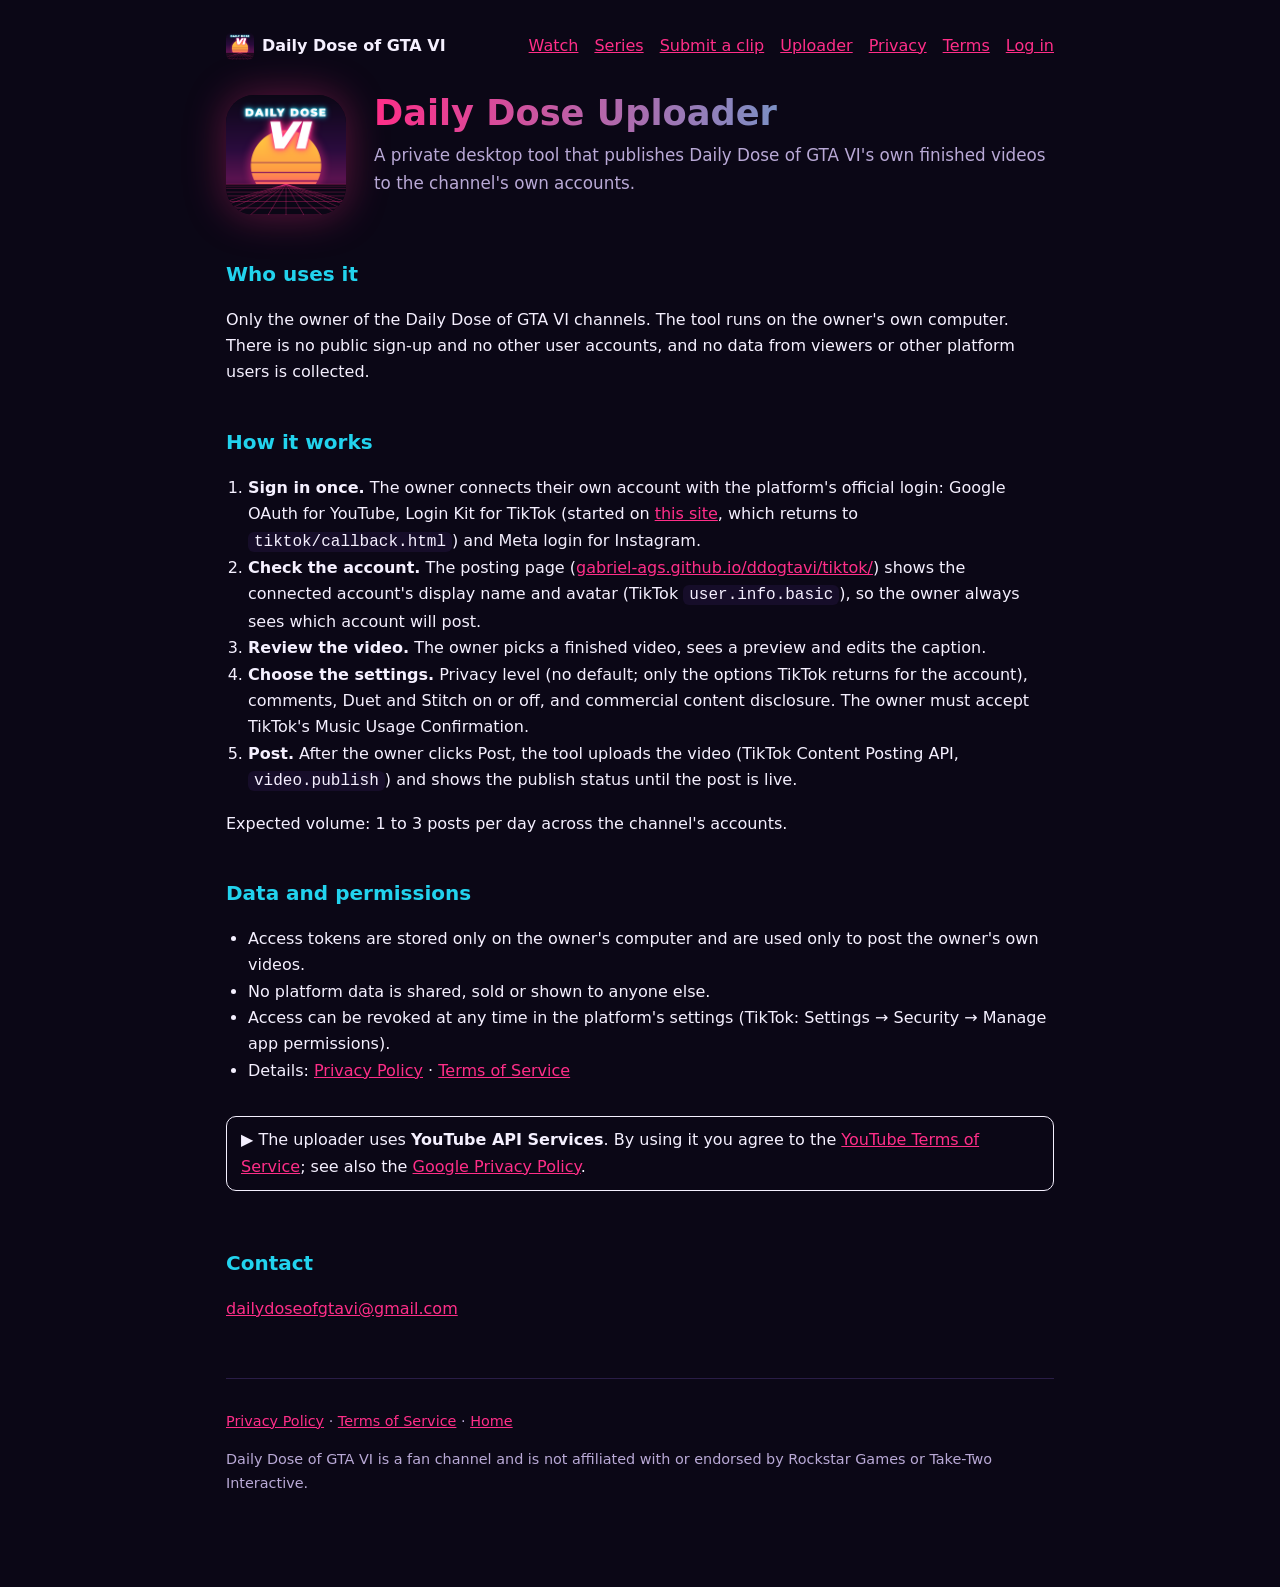
<file: uploader.html>
<!doctype html>
<html lang="en">
<head>
<meta charset="utf-8">
<meta name="viewport" content="width=device-width,initial-scale=1">
<title>Daily Dose Uploader – Daily Dose of GTA VI</title>
<meta name="description" content="How the Daily Dose Uploader publishes Daily Dose of GTA VI's own videos to its own YouTube, TikTok and Instagram accounts.">
<link rel="icon" href="favicon.ico" sizes="48x48">
<link rel="icon" type="image/png" sizes="32x32" href="img/icon-32.png">
<link rel="icon" type="image/png" sizes="192x192" href="img/icon-192.png">
<link rel="apple-touch-icon" href="img/icon-180.png">
<link rel="stylesheet" href="style.css?v=2">
</head>
<body>
<main>
<nav><a href="./" class="brand"><img src="img/icon-192.png" alt="" width="28" height="28">Daily Dose of GTA VI</a><a href="./#watch">Watch</a><a href="./#series">Series</a><a href="./#submit">Submit a clip</a><a href="uploader.html">Uploader</a><a href="privacy.html">Privacy</a><a href="terms.html">Terms</a><a href="tiktok/">Log in</a></nav>

<header class="hero">
<img src="img/icon-512.png" alt="Daily Dose Uploader icon" width="120" height="120">
<div>
<h1>Daily Dose Uploader</h1>
<p class="meta">A private desktop tool that publishes Daily Dose of GTA VI's own finished videos to the channel's own accounts.</p>
</div>
</header>

<section>
<h2>Who uses it</h2>
<p>Only the owner of the Daily Dose of GTA VI channels. The tool runs on the owner's own computer. There is no public sign-up and no other user accounts, and no data from viewers or other platform users is collected.</p>
</section>

<section>
<h2>How it works</h2>
<ol>
<li><b>Sign in once.</b> The owner connects their own account with the platform's official login: Google OAuth for YouTube, Login Kit for TikTok (started on <a href="tiktok/">this site</a>, which returns to <code>tiktok/callback.html</code>) and Meta login for Instagram.</li>
<li><b>Check the account.</b> The posting page (<a href="tiktok/">gabriel-ags.github.io/ddogtavi/tiktok/</a>) shows the connected account's display name and avatar (TikTok <code>user.info.basic</code>), so the owner always sees which account will post.</li>
<li><b>Review the video.</b> The owner picks a finished video, sees a preview and edits the caption.</li>
<li><b>Choose the settings.</b> Privacy level (no default; only the options TikTok returns for the account), comments, Duet and Stitch on or off, and commercial content disclosure. The owner must accept TikTok's Music Usage Confirmation.</li>
<li><b>Post.</b> After the owner clicks Post, the tool uploads the video (TikTok Content Posting API, <code>video.publish</code>) and shows the publish status until the post is live.</li>
</ol>
<p>Expected volume: 1 to 3 posts per day across the channel's accounts.</p>
</section>

<section>
<h2>Data and permissions</h2>
<ul class="links">
<li>Access tokens are stored only on the owner's computer and are used only to post the owner's own videos.</li>
<li>No platform data is shared, sold or shown to anyone else.</li>
<li>Access can be revoked at any time in the platform's settings (TikTok: Settings → Security → Manage app permissions).</li>
<li>Details: <a href="privacy.html">Privacy Policy</a> · <a href="terms.html">Terms of Service</a></li>
</ul>
<p class="badge">▶ The uploader uses <b>YouTube API Services</b>. By using it you agree to the <a href="https://www.youtube.com/t/terms">YouTube Terms of Service</a>; see also the <a href="https://policies.google.com/privacy">Google Privacy Policy</a>.</p>
</section>

<section>
<h2>Contact</h2>
<p><a href="mailto:dailydoseofgtavi@gmail.com">dailydoseofgtavi@gmail.com</a></p>
</section>

<footer>
<p><a href="privacy.html">Privacy Policy</a> · <a href="terms.html">Terms of Service</a> · <a href="./">Home</a></p>
<p>Daily Dose of GTA VI is a fan channel and is not affiliated with or endorsed by Rockstar Games or Take-Two Interactive.</p>
</footer>
</main>
</body>
</html>
</file>
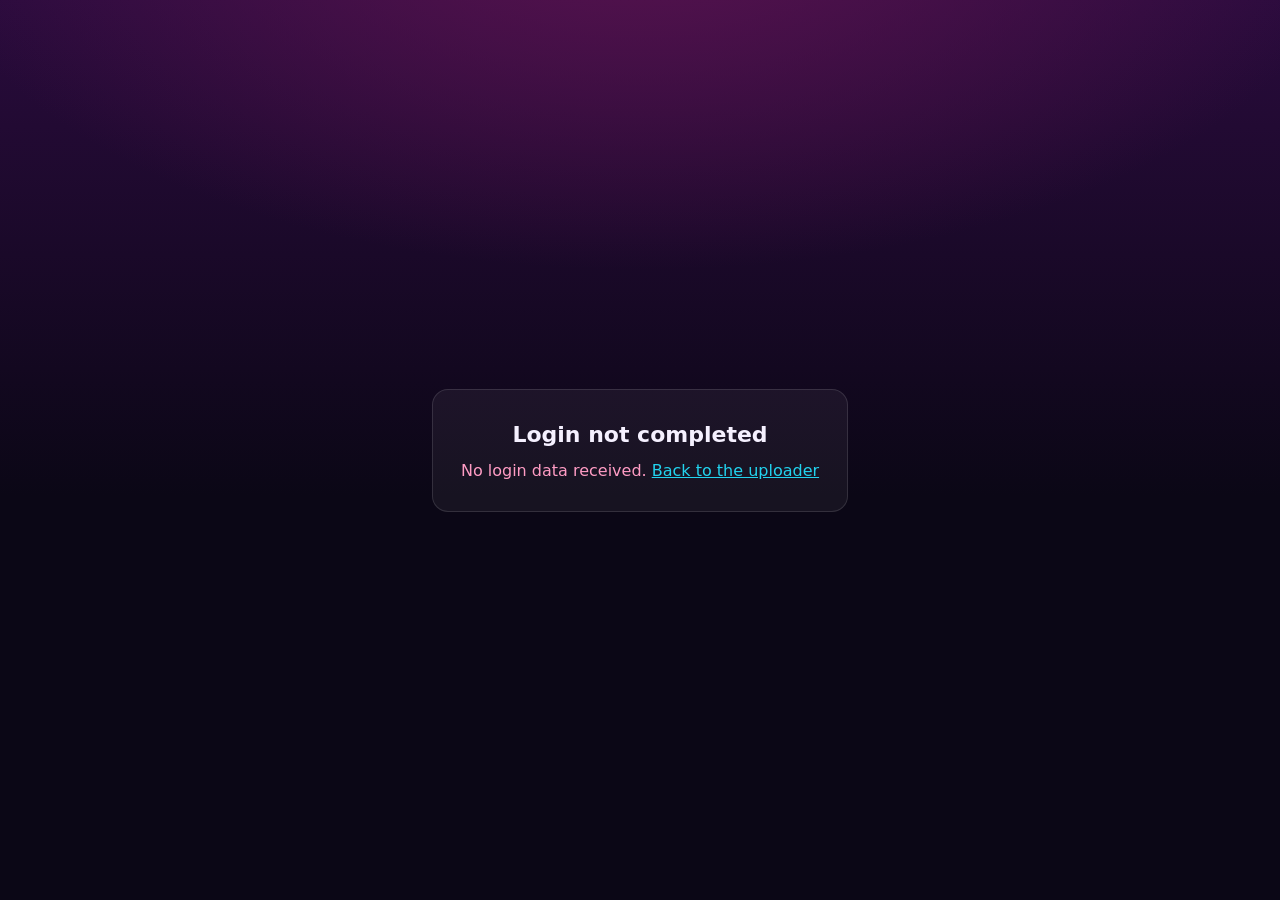
<file: tiktok/callback.html>
<!doctype html>
<html lang="en">
<head>
<meta charset="utf-8">
<meta name="viewport" content="width=device-width, initial-scale=1">
<title>Daily Dose Uploader · Connecting TikTok</title>
<link rel="icon" href="../favicon.ico" sizes="48x48"><link rel="icon" type="image/png" sizes="32x32" href="../img/icon-32.png"><link rel="apple-touch-icon" href="../img/icon-180.png">
<style>
  body { margin: 0; min-height: 100vh; display: grid; place-items: center; color: #f5f0ff; font: 16px/1.5 system-ui, "Segoe UI", sans-serif;
         background: radial-gradient(1200px 600px at 50% -10%, #5a1350, transparent 60%), linear-gradient(180deg, #2a0b3d, #0b0716 55%); }
  .card { max-width: 460px; margin: 16px; padding: 28px; border-radius: 16px; background: rgba(255,255,255,.05); border: 1px solid rgba(255,255,255,.12); text-align: center; }
  h1 { font-size: 22px; margin: 0 0 8px; } p { color: #b9a8d6; margin: 0; } .err { color: #ff9cc4; }
  a { color: #22d3ee; }
</style>
</head>
<body>
<div class="card">
  <h1 id="t">Connecting your TikTok account…</h1>
  <p id="m">Finishing the login with the Daily Dose Uploader on this computer.</p>
</div>
<script>
// TikTok leitet mit ?code&state hierher zurück. Der Code wird an den lokalen Helfer gegeben, der ihn (mit dem
// Client-Secret, das diesen PC nie verlässt) gegen ein Token tauscht. Danach zurück zur Post-Seite.
const API = 'http://127.0.0.1:8724';
const q = new URLSearchParams(location.search);
const fail = (msg) => { document.getElementById('t').textContent = 'Login not completed'; const m = document.getElementById('m'); m.className = 'err'; m.innerHTML = msg + ' <a href="./">Back to the uploader</a>'; };
(async () => {
  if (q.get('error')) return fail('TikTok reported: ' + (q.get('error_description') || q.get('error')) + '.');
  if (!q.get('code')) return fail('No login data received.');
  try {
    const s = await (await fetch(API + '/api/session')).json();
    const r = await fetch(API + '/api/auth/finish', {method: 'POST', headers: {'content-type': 'application/json', 'x-session': s.session}, body: JSON.stringify({code: q.get('code'), state: q.get('state')})});
    const b = await r.json().catch(() => ({}));
    if (!r.ok) return fail(b.error || 'The uploader could not finish the login.');
    document.getElementById('t').textContent = 'TikTok account connected ✅';
    document.getElementById('m').textContent = 'Taking you back to the uploader…';
    setTimeout(() => location.replace('./?connected=1'), 1200);
  } catch {
    let saved = null;
    try { saved = sessionStorage.getItem('ddog_state'); } catch {}
    if (saved && saved === q.get('state')) {
      document.getElementById('t').textContent = 'Logged in with TikTok ✅';
      document.getElementById('m').innerHTML = 'TikTok confirmed the login. To finish connecting and post videos, start the Daily Dose Uploader on the owner&#39;s computer. <a href="./">Back to the uploader</a>';
      return;
    }
    fail('The Daily Dose Uploader is not running on this computer.');
  }
})();
</script>
</body>
</html>
</file>
<file: style.css>
:root{--bg:#0b0716;--fg:#f5f0ff;--muted:#b9a9d6;--pink:#ff2e88;--cyan:#22d3ee;--card:#160d29}
*{box-sizing:border-box}body{margin:0;background:var(--bg);color:var(--fg);font:16px/1.65 system-ui,-apple-system,Segoe UI,Roboto,sans-serif}
main{max-width:860px;margin:0 auto;padding:32px 16px 80px}
h1{font-size:2.2rem;line-height:1.2;margin:0 0 8px;background:linear-gradient(90deg,var(--pink),var(--cyan));-webkit-background-clip:text;background-clip:text;color:transparent}
h2{font-size:1.25rem;margin:40px 0 8px;color:var(--cyan)}h3{margin:0 0 4px;font-size:1.05rem}
a{color:var(--pink)}p.meta{color:var(--muted);margin:0 0 20px;font-size:1.05rem}
nav{display:flex;gap:16px;flex-wrap:wrap;align-items:center;margin-bottom:32px}
nav .brand{display:flex;align-items:center;gap:8px;font-weight:700;color:var(--fg);text-decoration:none;margin-right:auto}
nav .brand img{border-radius:6px}
.hero{display:flex;gap:28px;align-items:center;flex-wrap:wrap}
.hero img{border-radius:28px;box-shadow:0 0 40px rgba(255,46,136,.35);max-width:100%;height:auto}
.hero div{flex:1;min-width:240px}
.cta{display:flex;gap:12px;flex-wrap:wrap}
.btn{display:inline-block;padding:10px 18px;border-radius:999px;background:var(--pink);color:#fff;text-decoration:none;font-weight:600}
.btn.ghost{background:transparent;border:1px solid var(--cyan);color:var(--cyan)}
.grid{display:grid;grid-template-columns:repeat(auto-fit,minmax(200px,1fr));gap:14px}
.grid article{background:var(--card);border:1px solid #2a1d47;border-radius:14px;padding:16px}
.grid article p{margin:0;color:var(--muted)}
ul.links,ol{padding-left:22px}
footer{margin-top:56px;color:var(--muted);font-size:.9rem;border-top:1px solid #2a1d47;padding-top:16px}
.badge{border:1px solid currentColor;border-radius:10px;padding:10px 14px;display:inline-block}
code{background:var(--card);padding:1px 6px;border-radius:6px}
</file>
